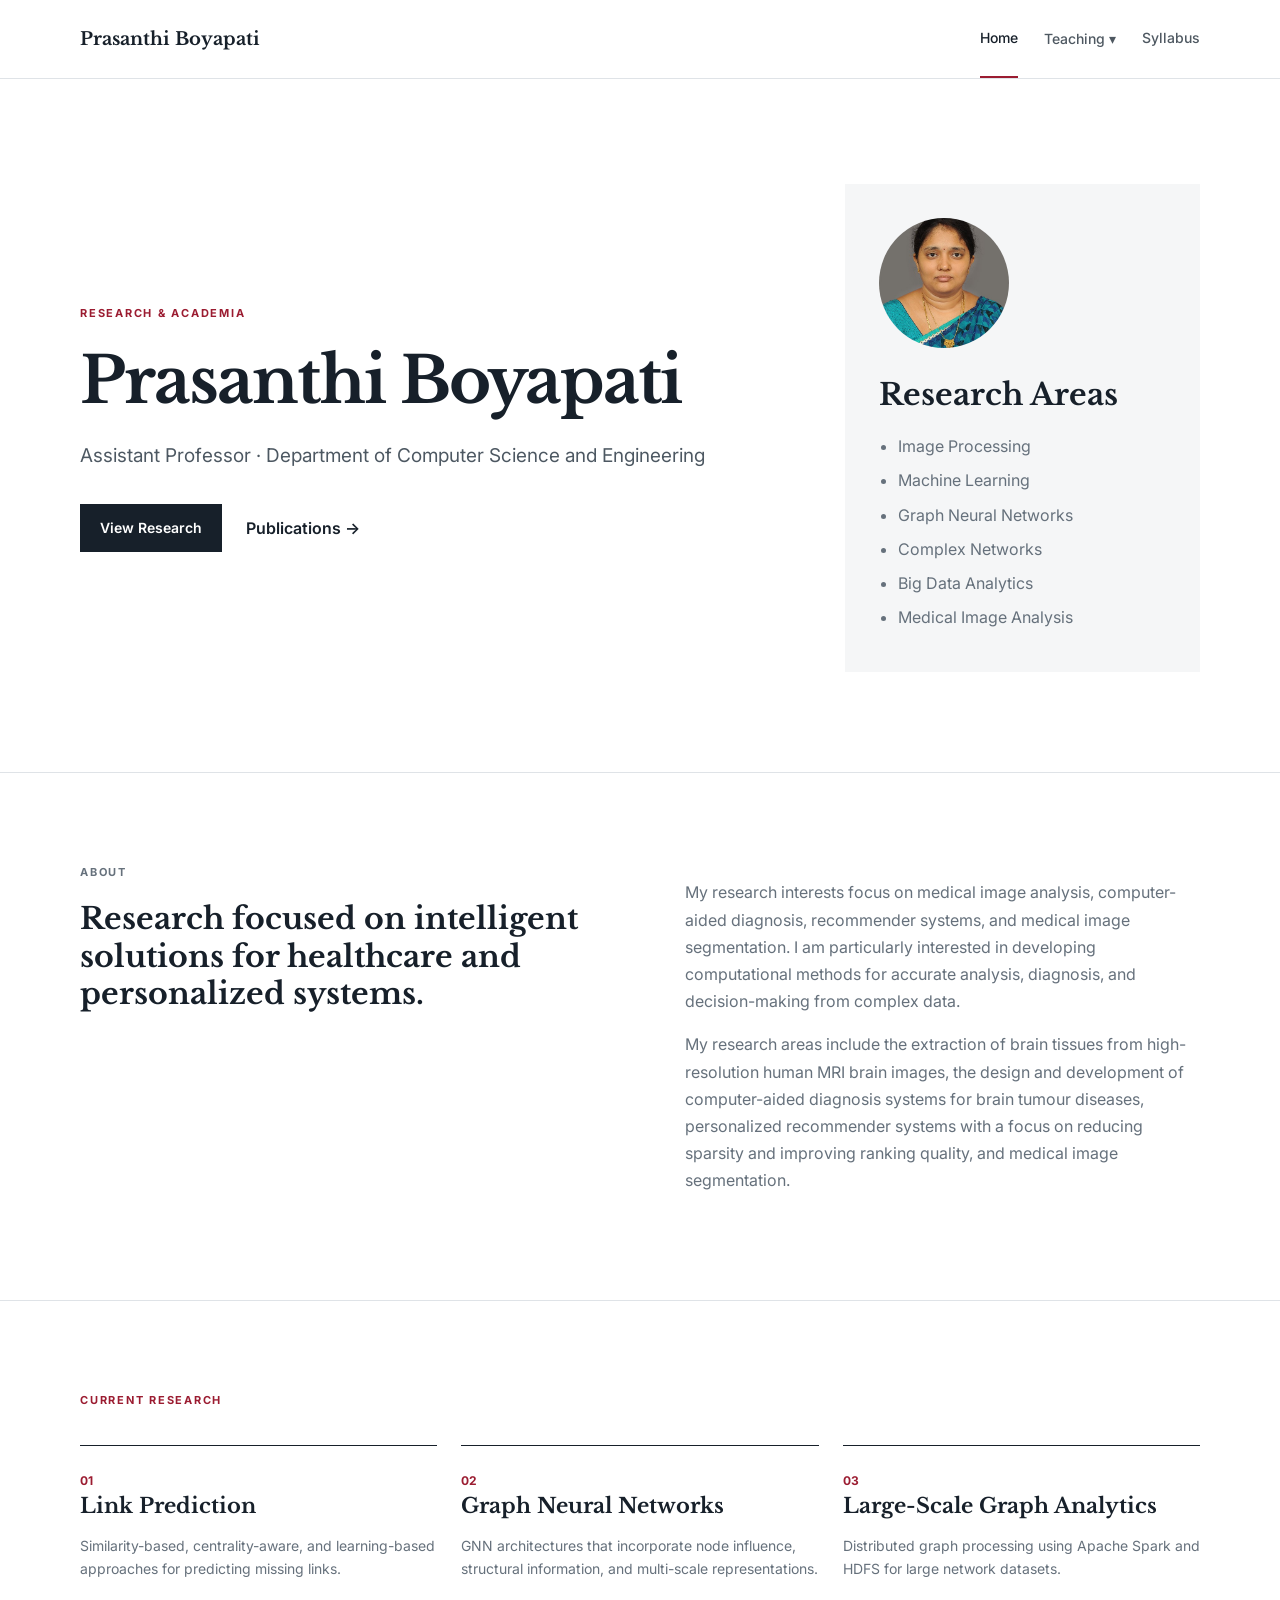
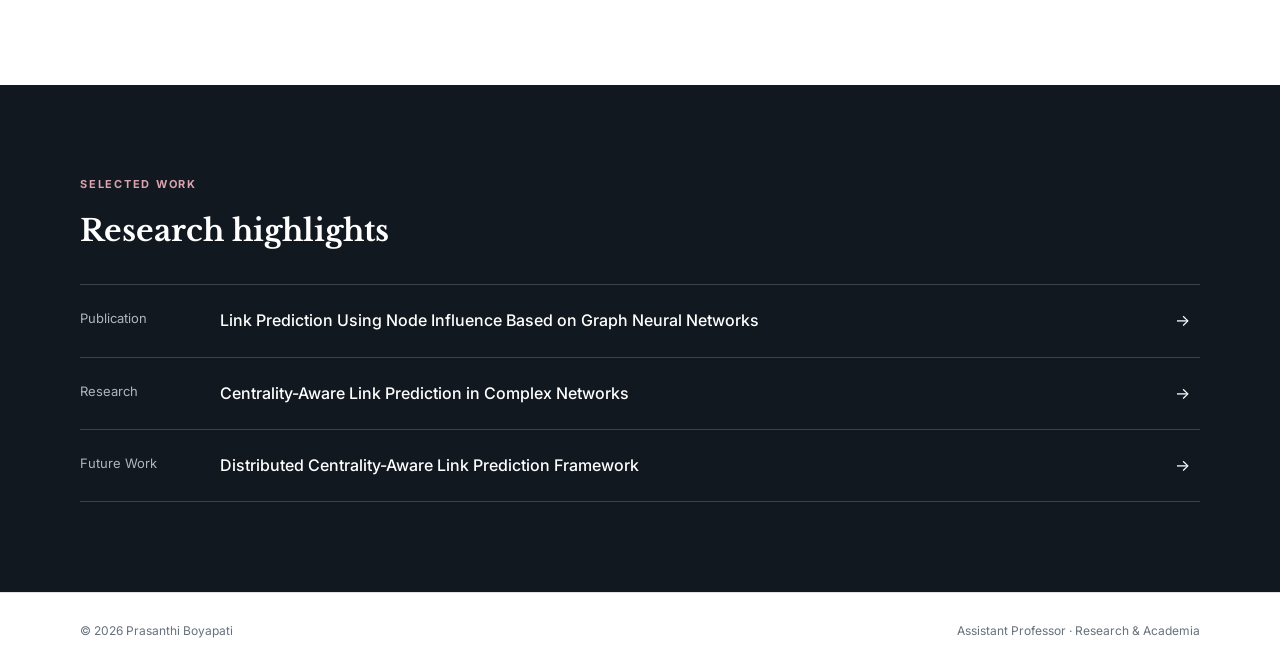
<file: index.html>
<!DOCTYPE html>
<html lang="en">
<head>
  <meta charset="UTF-8">
  <meta name="viewport" content="width=device-width, initial-scale=1.0">
  <meta name="description" content="Academic research website">
  <title>Prasanthi Boyapati | Assistant Professor</title>
  <link rel="stylesheet" href="css/style.css">
</head>
<body>
<header class="site-header">
  <div class="container nav-wrap">
    <a class="brand" href="index.html">Prasanthi Boyapati</a>
    <button class="menu-toggle" aria-label="Open navigation">☰</button>
    <nav class="nav">
      <a class="active" href="index.html">Home</a>

      <div class="nav-dropdown">
        <button class="nav-dropbtn" type="button">Teaching ▾</button>
        <div class="nav-dropdown-content">
          <div class="submenu">
            <span class="submenu-title">Subjects</span>
            <div class="submenu-content">
              <a href="ml.html">ML</a>
            </div>
          </div>
        </div>
      </div>

      <a href="syllabus.html">Syllabus</a>
    </nav>
  </div>
</header>

<main>
  <section class="hero container">
    <div class="hero-copy">
      <p class="eyebrow">RESEARCH & ACADEMIA</p>
      <h1>Prasanthi Boyapati</h1>
      <p class="lead">Assistant Professor · Department of Computer Science and Engineering</p>
      <!-- <p class="intro">
        Extraction of Brain Tissues in High Resolution human MRI Brain Images. Design and Development of Computer Aided Diagnosis system for Brain Tumour Diseases. Personalized recommender systems, specifically focused on reducing sparsity and improving the ranking quality of recommender systems. Medical Image Segmentation
      </p> -->
      <div class="hero-links">
        <a class="button" href="research.html">View Research</a>
        <a class="text-link" href="publications.html">Publications →</a>
      </div>
    </div>
    <aside class="profile-card">
       <div class="avatar">
    <img src="images/prasanthi_boyapati.jpeg" alt="Prasanthi Boyapati">
  </div>
      <h2>Research Areas</h2>
      <ul>
        <li>Image Processing</li>
        <li>Machine Learning</li>
        <li>Graph Neural Networks</li>
        <li>Complex Networks</li>
        <li>Big Data Analytics</li>
        <li>Medical Image Analysis</li>
      </ul>
    </aside>
  </section>

  <section class="section section-border">
  <div class="container two-col">
    <div>
      <p class="eyebrow">ABOUT</p>
      <h2>Research focused on intelligent solutions for healthcare and personalized systems.</h2>
    </div>
    <div>
      <p>
        My research interests focus on medical image analysis, computer-aided diagnosis,
        recommender systems, and medical image segmentation. I am particularly interested
        in developing computational methods for accurate analysis, diagnosis, and
        decision-making from complex data.
      </p>
      <p>
        My research areas include the extraction of brain tissues from high-resolution
        human MRI brain images, the design and development of computer-aided diagnosis
        systems for brain tumour diseases, personalized recommender systems with a focus
        on reducing sparsity and improving ranking quality, and medical image segmentation.
      </p>
    </div>
  </div>
</section>

  <section class="section">
    <div class="container">
      <p class="eyebrow">CURRENT RESEARCH</p>
      <div class="research-grid">
        <article class="research-item">
          <span>01</span>
          <h3>Link Prediction</h3>
          <p>Similarity-based, centrality-aware, and learning-based approaches for predicting missing links.</p>
        </article>
        <article class="research-item">
          <span>02</span>
          <h3>Graph Neural Networks</h3>
          <p>GNN architectures that incorporate node influence, structural information, and multi-scale representations.</p>
        </article>
        <article class="research-item">
          <span>03</span>
          <h3>Large-Scale Graph Analytics</h3>
          <p>Distributed graph processing using Apache Spark and HDFS for large network datasets.</p>
        </article>
      </div>
    </div>
  </section>

  <section class="section section-dark">
    <div class="container">
      <p class="eyebrow">SELECTED WORK</p>
      <h2>Research highlights</h2>
      <div class="work-list">
        <a href="publications.html" class="work-row">
          <span>Publication</span><strong>Link Prediction Using Node Influence Based on Graph Neural Networks</strong><span>→</span>
        </a>
        <a href="publications.html" class="work-row">
          <span>Research</span><strong>Centrality-Aware Link Prediction in Complex Networks</strong><span>→</span>
        </a>
        <a href="research.html" class="work-row">
          <span>Future Work</span><strong>Distributed Centrality-Aware Link Prediction Framework</strong><span>→</span>
        </a>
      </div>
    </div>
  </section>
</main>

<footer>
  <div class="container footer-wrap">
    <span>© <span id="year"></span> Prasanthi Boyapati</span>
    <span>Assistant Professor · Research & Academia</span>
  </div>
</footer>
<script src="js/script.js"></script>
</body>
</html>
</file>
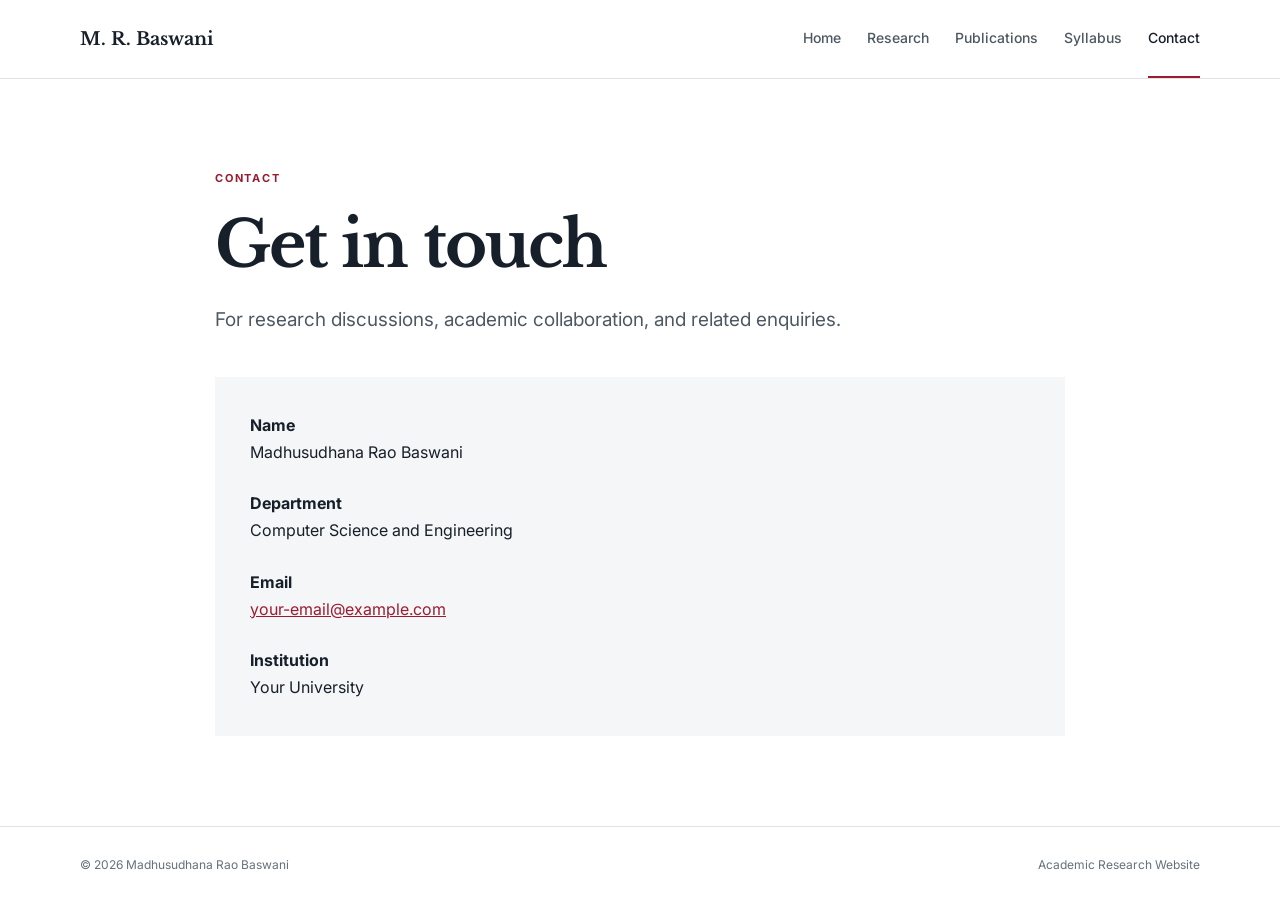
<file: contact.html>
<!DOCTYPE html>
<html lang="en">
<head>
  <meta charset="UTF-8"><meta name="viewport" content="width=device-width, initial-scale=1.0">
  <title>Contact | M. R. Baswani</title><link rel="stylesheet" href="css/style.css">
</head>
<body>
<header class="site-header"><div class="container nav-wrap">
  <a class="brand" href="index.html">M. R. Baswani</a><button class="menu-toggle" aria-label="Open navigation">☰</button>
  <nav class="nav"><a href="index.html">Home</a><a href="research.html">Research</a><a href="publications.html">Publications</a><a href="syllabus.html">Syllabus</a><a class="active" href="contact.html">Contact</a></nav>
</div></header>

<main class="page"><div class="container narrow">
  <p class="eyebrow">CONTACT</p><h1>Get in touch</h1>
  <p class="lead">For research discussions, academic collaboration, and related enquiries.</p>
  <div class="contact-card">
    <p><strong>Name</strong><br>Madhusudhana Rao Baswani</p>
    <p><strong>Department</strong><br>Computer Science and Engineering</p>
    <p><strong>Email</strong><br><a href="mailto:your-email@example.com">your-email@example.com</a></p>
    <p><strong>Institution</strong><br>Your University</p>
  </div>
</div></main>
<footer><div class="container footer-wrap"><span>© <span id="year"></span> Madhusudhana Rao Baswani</span><span>Academic Research Website</span></div></footer>
<script src="js/script.js"></script>
</body></html>
</file>
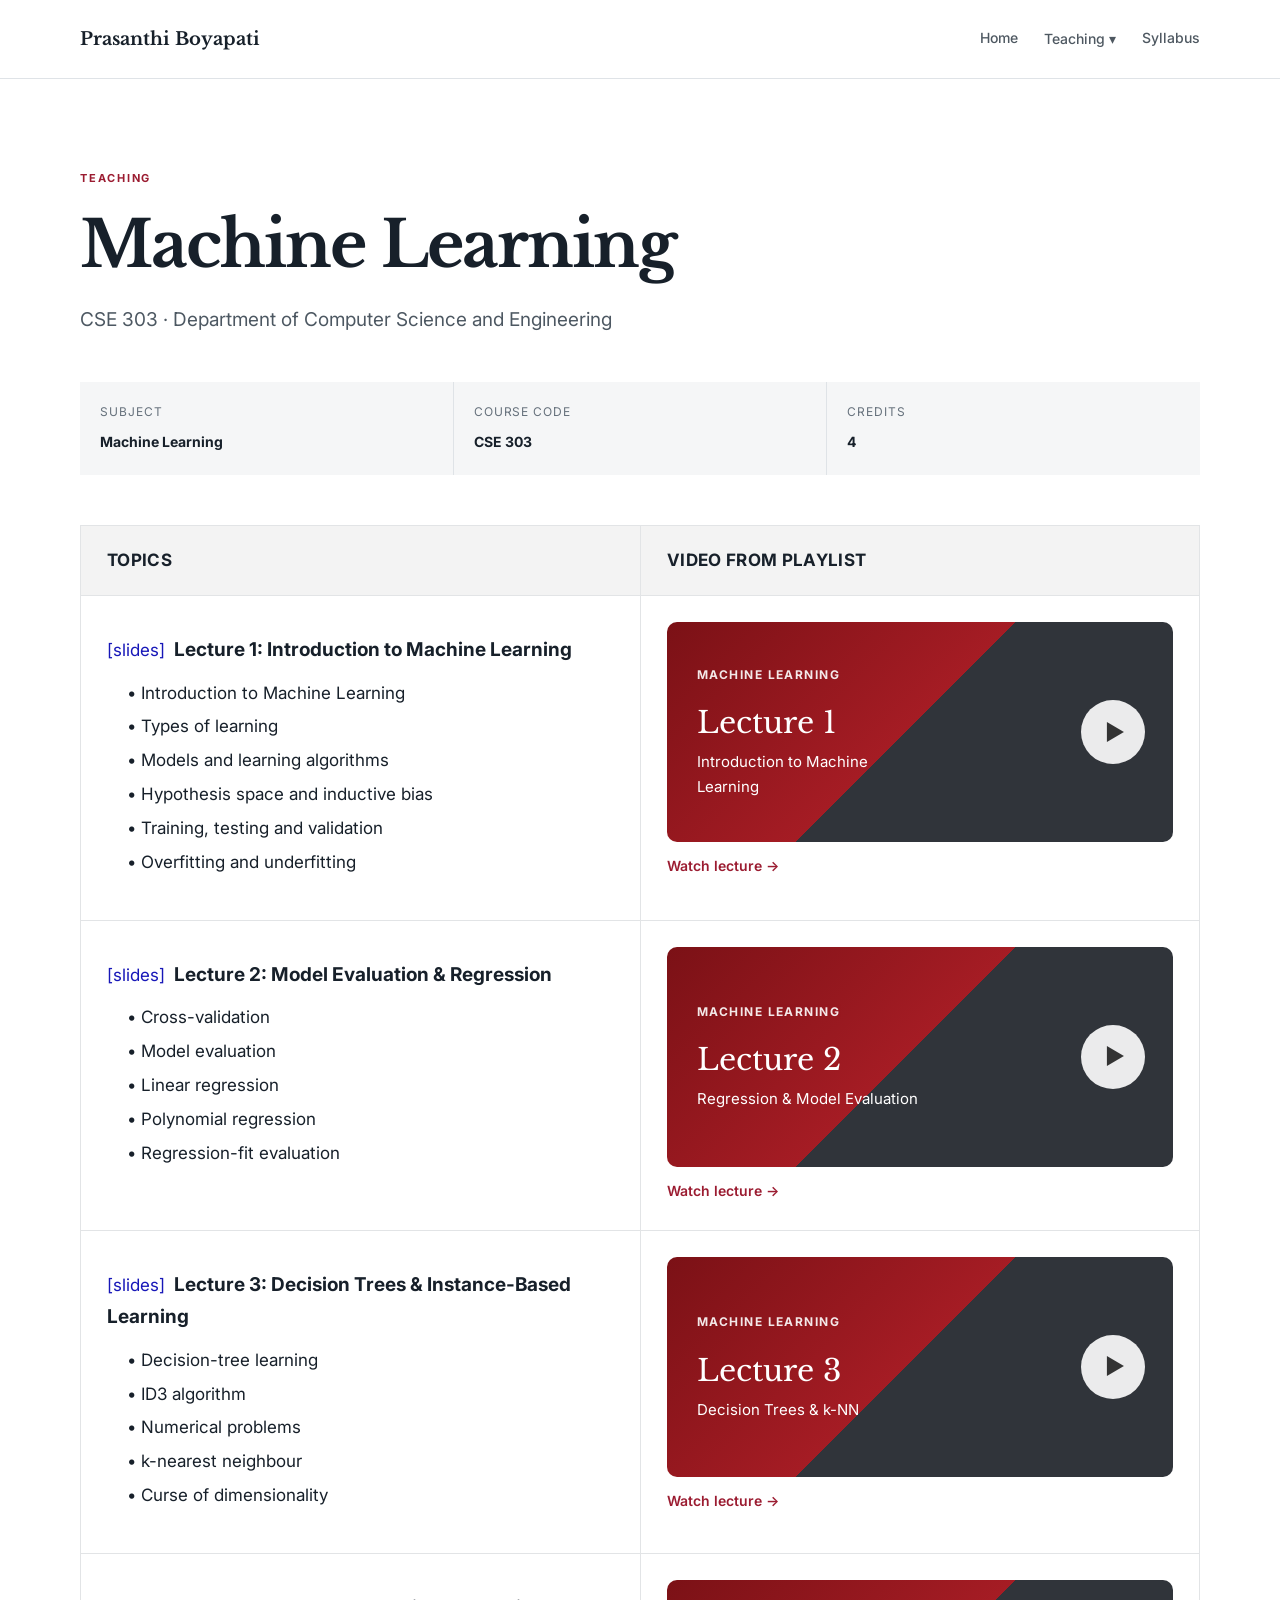
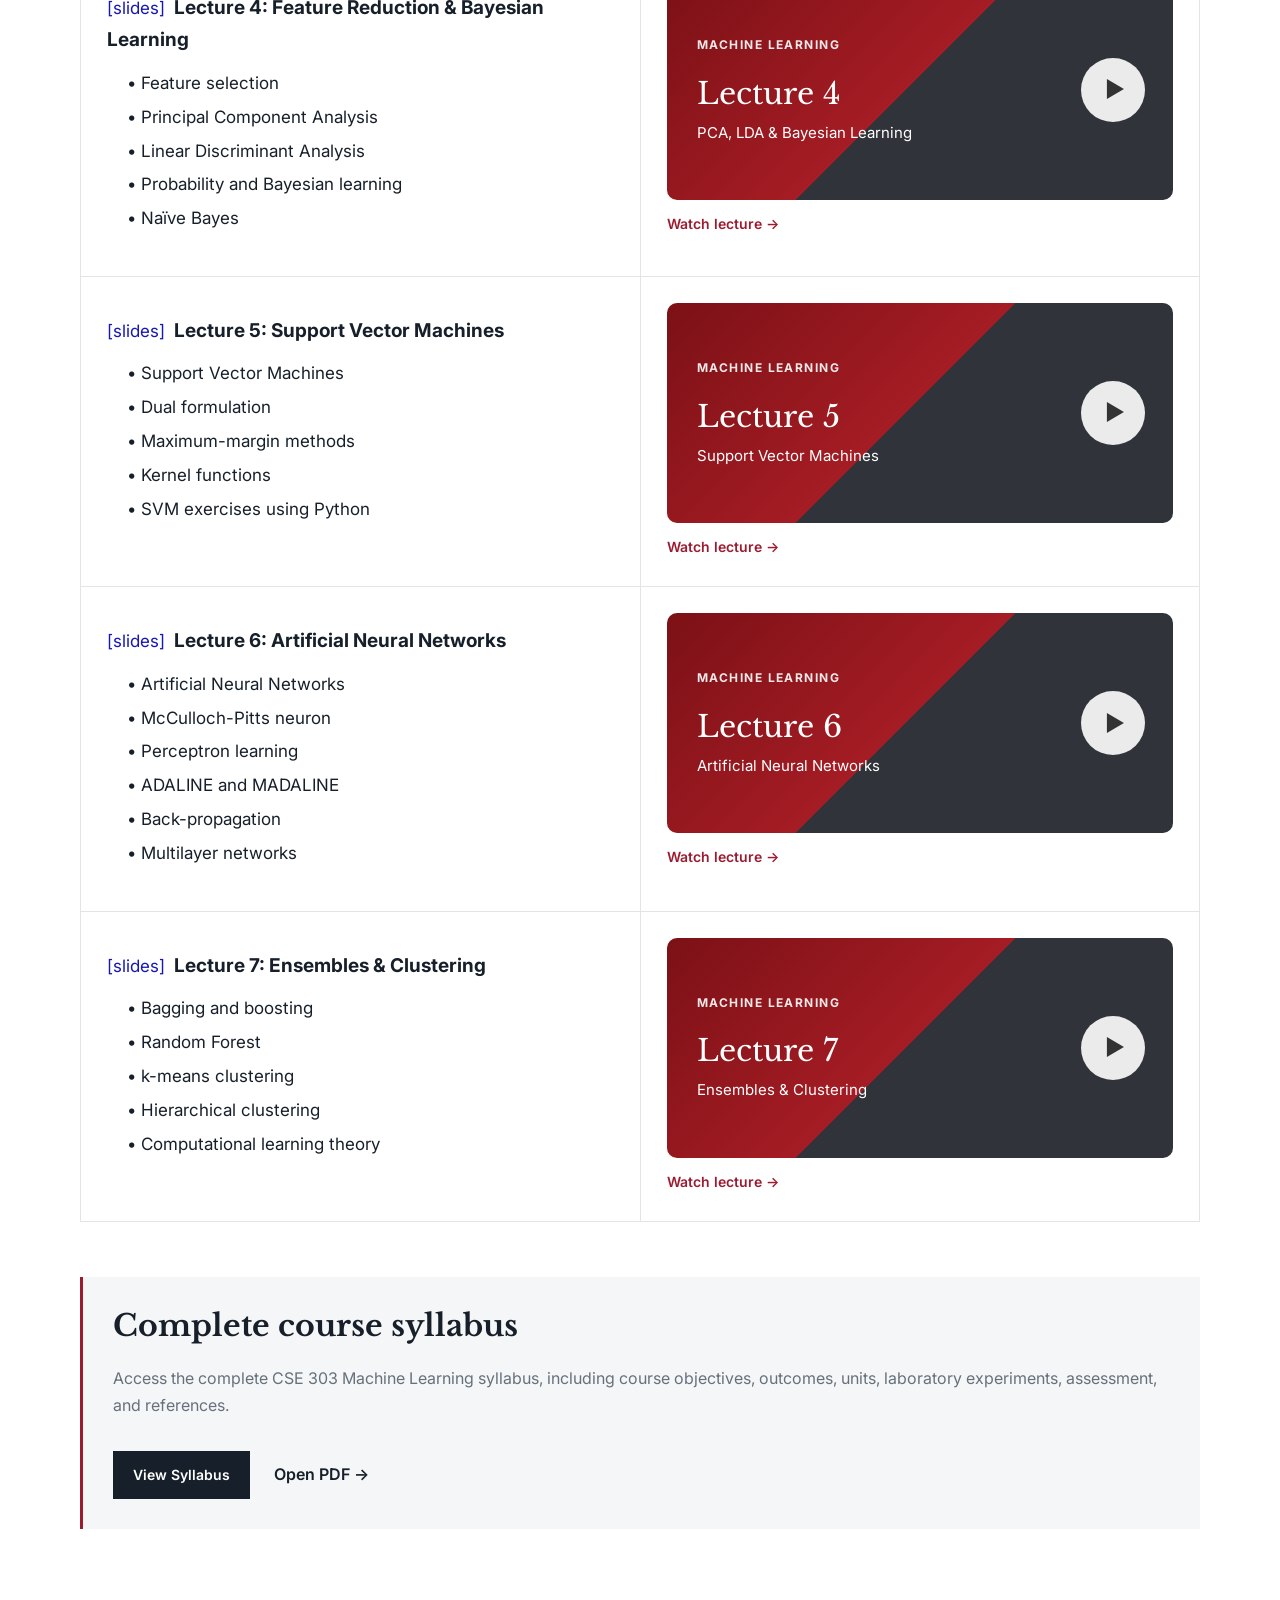
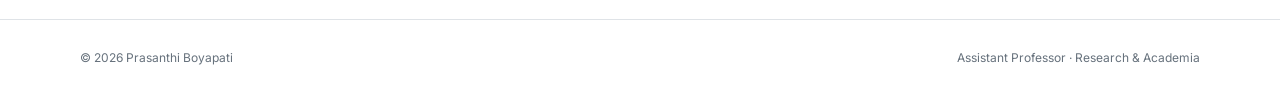
<file: ml.html>
<!DOCTYPE html>
<html lang="en">
<head>
  <meta charset="UTF-8">
  <meta name="viewport" content="width=device-width, initial-scale=1.0">
  <meta name="description" content="Machine Learning teaching page - CSE 303.">
  <title>Machine Learning | Prasanthi Boyapati</title>
  <link rel="stylesheet" href="css/style.css">
</head>
<body>
<header class="site-header">
  <div class="container nav-wrap">
    <a class="brand" href="index.html">Prasanthi Boyapati</a>
    <button class="menu-toggle" aria-label="Open navigation">☰</button>
    <nav class="nav">
      <a href="index.html">Home</a>
      <div class="nav-dropdown">
        <button class="nav-dropbtn" type="button">Teaching ▾</button>
        <div class="nav-dropdown-content">
          <div class="submenu">
            <span class="submenu-title">Subjects</span>
            <div class="submenu-content">
              <a class="active-subject" href="ml.html">ML</a>
            </div>
          </div>
        </div>
      </div>
      <a href="syllabus.html">Syllabus</a>
    </nav>
  </div>
</header>

<main class="page">
  <div class="container">
    <p class="eyebrow">TEACHING</p>
    <h1>Machine Learning</h1>
    <p class="lead">CSE 303 · Department of Computer Science and Engineering</p>

    <div class="course-meta">
      <div><span>Subject</span><strong>Machine Learning</strong></div>
      <div><span>Course Code</span><strong>CSE 303</strong></div>
      <div><span>Credits</span><strong>4</strong></div>
    </div>

    <div class="lecture-table">
      <div class="lecture-header">
        <div>TOPICS</div>
        <div>VIDEO FROM PLAYLIST</div>
      </div>

      <article class="lecture-row">
        <div class="lecture-topics">
          <a href="#" class="slides-link">[slides]</a>
          <strong>Lecture 1: Introduction to Machine Learning</strong>
          <ul>
            <li>Introduction to Machine Learning</li>
            <li>Types of learning</li>
            <li>Models and learning algorithms</li>
            <li>Hypothesis space and inductive bias</li>
            <li>Training, testing and validation</li>
            <li>Overfitting and underfitting</li>
          </ul>
        </div>
        <div class="video-card">
          <div class="video-placeholder">
            <span class="video-label">MACHINE LEARNING</span>
            <span class="play-button">▶</span>
            <span class="video-title">Lecture 1</span>
            <span class="video-subtitle">Introduction to Machine Learning</span>
          </div>
          <a href="#" class="video-link">Watch lecture →</a>
        </div>
      </article>

      <article class="lecture-row">
        <div class="lecture-topics">
          <a href="#" class="slides-link">[slides]</a>
          <strong>Lecture 2: Model Evaluation & Regression</strong>
          <ul>
            <li>Cross-validation</li>
            <li>Model evaluation</li>
            <li>Linear regression</li>
            <li>Polynomial regression</li>
            <li>Regression-fit evaluation</li>
          </ul>
        </div>
        <div class="video-card">
          <div class="video-placeholder">
            <span class="video-label">MACHINE LEARNING</span>
            <span class="play-button">▶</span>
            <span class="video-title">Lecture 2</span>
            <span class="video-subtitle">Regression & Model Evaluation</span>
          </div>
          <a href="#" class="video-link">Watch lecture →</a>
        </div>
      </article>

      <article class="lecture-row">
        <div class="lecture-topics">
          <a href="#" class="slides-link">[slides]</a>
          <strong>Lecture 3: Decision Trees & Instance-Based Learning</strong>
          <ul>
            <li>Decision-tree learning</li>
            <li>ID3 algorithm</li>
            <li>Numerical problems</li>
            <li>k-nearest neighbour</li>
            <li>Curse of dimensionality</li>
          </ul>
        </div>
        <div class="video-card">
          <div class="video-placeholder">
            <span class="video-label">MACHINE LEARNING</span>
            <span class="play-button">▶</span>
            <span class="video-title">Lecture 3</span>
            <span class="video-subtitle">Decision Trees & k-NN</span>
          </div>
          <a href="#" class="video-link">Watch lecture →</a>
        </div>
      </article>

      <article class="lecture-row">
        <div class="lecture-topics">
          <a href="#" class="slides-link">[slides]</a>
          <strong>Lecture 4: Feature Reduction & Bayesian Learning</strong>
          <ul>
            <li>Feature selection</li>
            <li>Principal Component Analysis</li>
            <li>Linear Discriminant Analysis</li>
            <li>Probability and Bayesian learning</li>
            <li>Naïve Bayes</li>
          </ul>
        </div>
        <div class="video-card">
          <div class="video-placeholder">
            <span class="video-label">MACHINE LEARNING</span>
            <span class="play-button">▶</span>
            <span class="video-title">Lecture 4</span>
            <span class="video-subtitle">PCA, LDA & Bayesian Learning</span>
          </div>
          <a href="#" class="video-link">Watch lecture →</a>
        </div>
      </article>

      <article class="lecture-row">
        <div class="lecture-topics">
          <a href="#" class="slides-link">[slides]</a>
          <strong>Lecture 5: Support Vector Machines</strong>
          <ul>
            <li>Support Vector Machines</li>
            <li>Dual formulation</li>
            <li>Maximum-margin methods</li>
            <li>Kernel functions</li>
            <li>SVM exercises using Python</li>
          </ul>
        </div>
        <div class="video-card">
          <div class="video-placeholder">
            <span class="video-label">MACHINE LEARNING</span>
            <span class="play-button">▶</span>
            <span class="video-title">Lecture 5</span>
            <span class="video-subtitle">Support Vector Machines</span>
          </div>
          <a href="#" class="video-link">Watch lecture →</a>
        </div>
      </article>

      <article class="lecture-row">
        <div class="lecture-topics">
          <a href="#" class="slides-link">[slides]</a>
          <strong>Lecture 6: Artificial Neural Networks</strong>
          <ul>
            <li>Artificial Neural Networks</li>
            <li>McCulloch-Pitts neuron</li>
            <li>Perceptron learning</li>
            <li>ADALINE and MADALINE</li>
            <li>Back-propagation</li>
            <li>Multilayer networks</li>
          </ul>
        </div>
        <div class="video-card">
          <div class="video-placeholder">
            <span class="video-label">MACHINE LEARNING</span>
            <span class="play-button">▶</span>
            <span class="video-title">Lecture 6</span>
            <span class="video-subtitle">Artificial Neural Networks</span>
          </div>
          <a href="#" class="video-link">Watch lecture →</a>
        </div>
      </article>

      <article class="lecture-row">
        <div class="lecture-topics">
          <a href="#" class="slides-link">[slides]</a>
          <strong>Lecture 7: Ensembles & Clustering</strong>
          <ul>
            <li>Bagging and boosting</li>
            <li>Random Forest</li>
            <li>k-means clustering</li>
            <li>Hierarchical clustering</li>
            <li>Computational learning theory</li>
          </ul>
        </div>
        <div class="video-card">
          <div class="video-placeholder">
            <span class="video-label">MACHINE LEARNING</span>
            <span class="play-button">▶</span>
            <span class="video-title">Lecture 7</span>
            <span class="video-subtitle">Ensembles & Clustering</span>
          </div>
          <a href="#" class="video-link">Watch lecture →</a>
        </div>
      </article>
    </div>

    <div class="callout">
      <h2>Complete course syllabus</h2>
      <p>Access the complete CSE 303 Machine Learning syllabus, including course objectives, outcomes, units, laboratory experiments, assessment, and references.</p>
      <div class="hero-links">
        <a class="button" href="syllabus.html">View Syllabus</a>
        <a class="text-link" href="documents/CSE-303-Machine-Learning-Syllabus.pdf" target="_blank">Open PDF →</a>
      </div>
    </div>
  </div>
</main>

<footer>
  <div class="container footer-wrap">
    <span>© <span id="year"></span> Prasanthi Boyapati</span>
    <span>Assistant Professor · Research &amp; Academia</span>
  </div>
</footer>
<script src="js/script.js"></script>
</body>
</html>
</file>
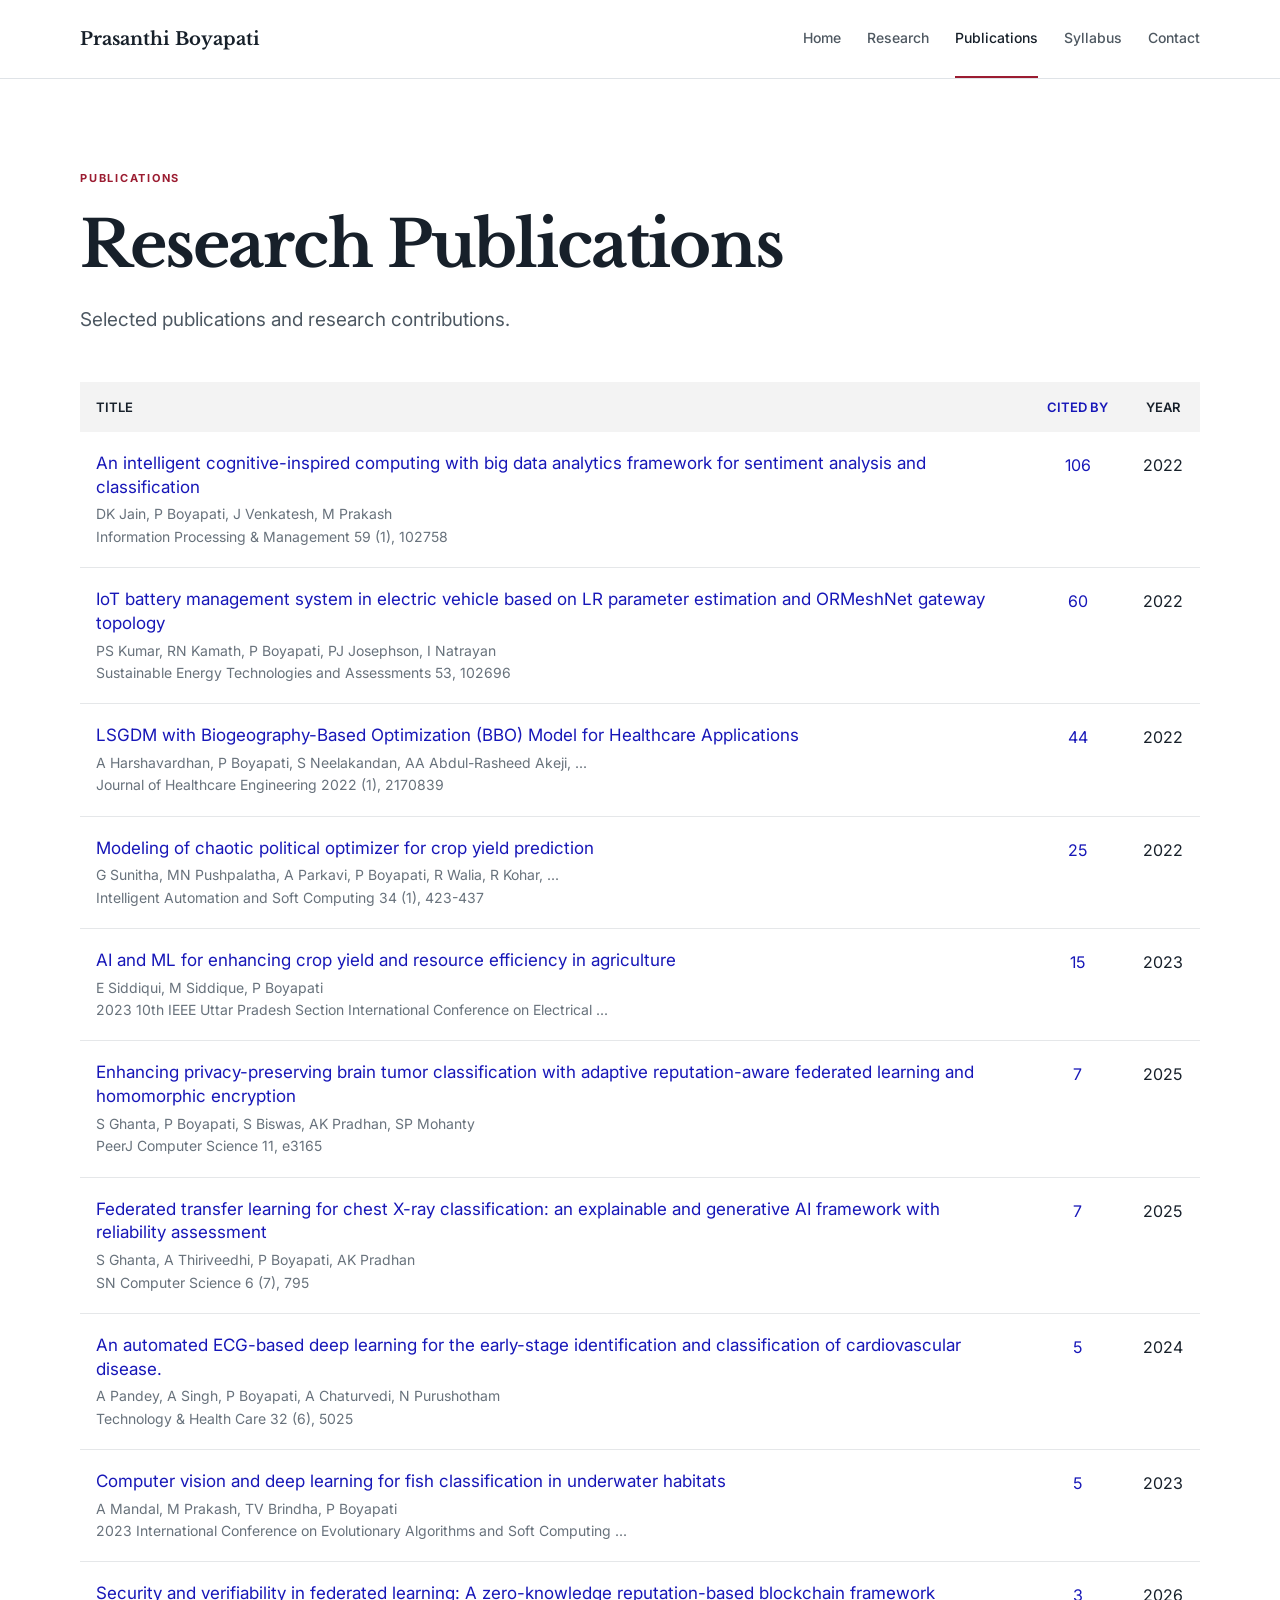
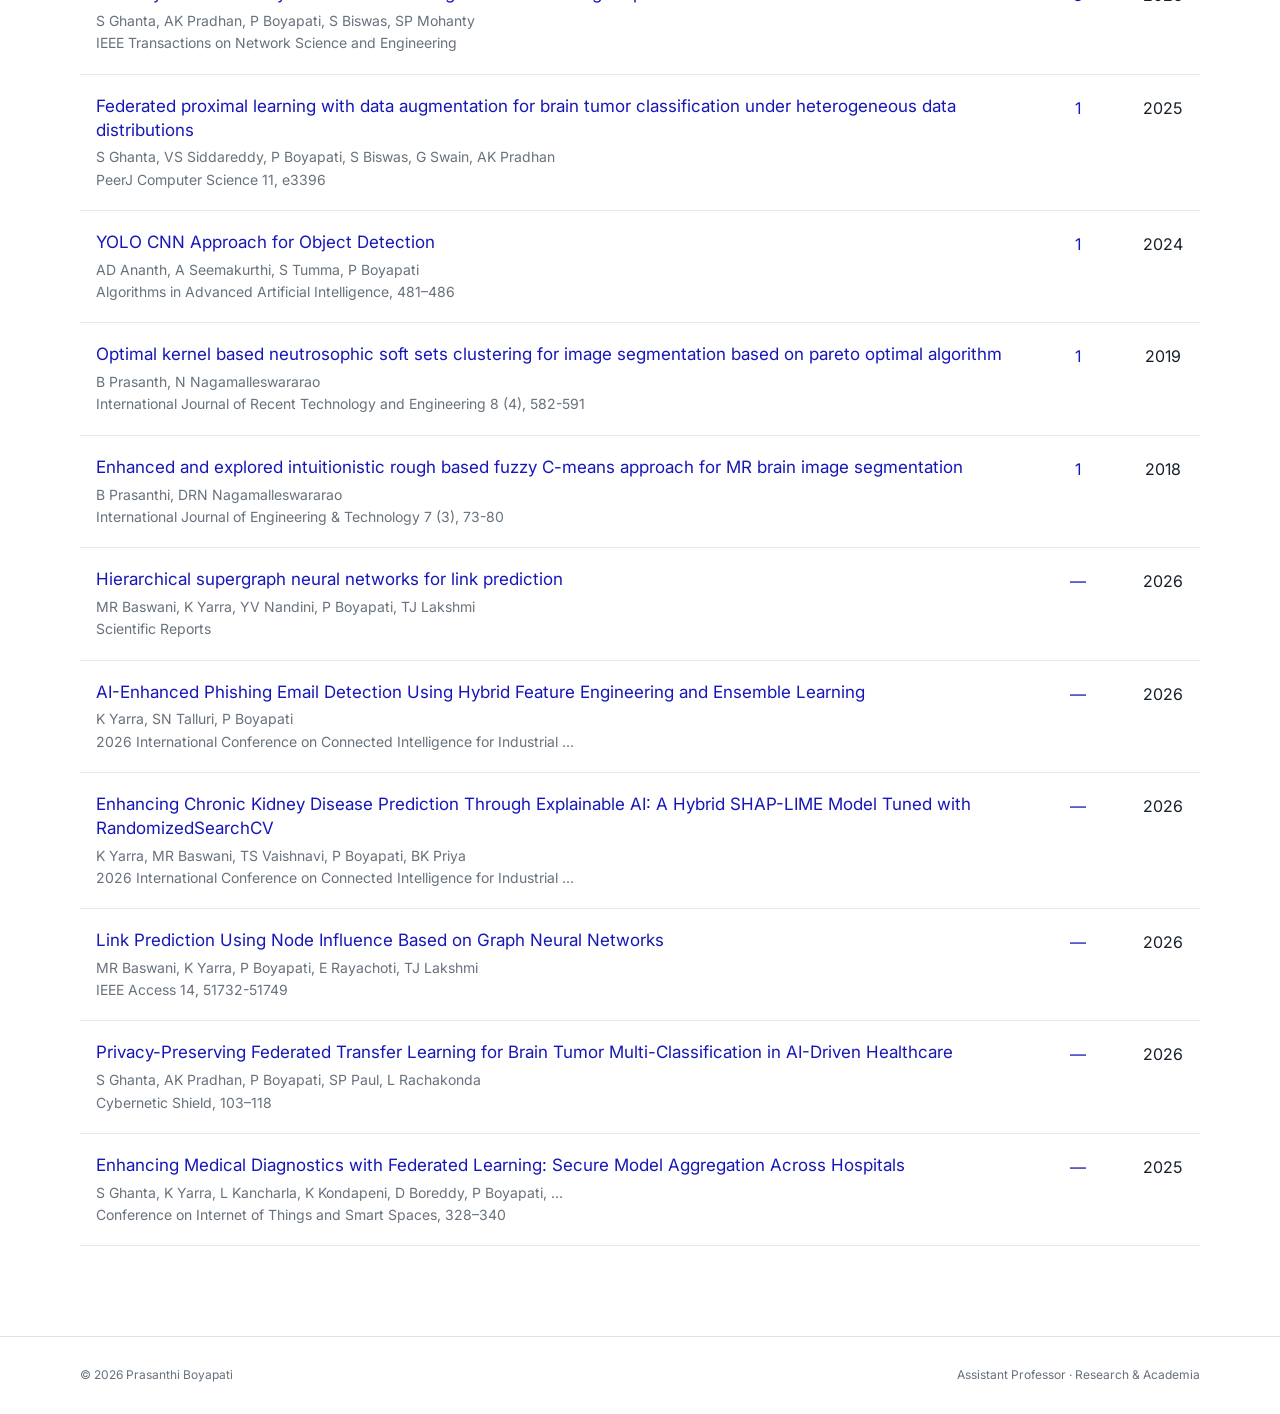
<file: publications.html>
<!DOCTYPE html>
<html lang="en">
<head>
  <meta charset="UTF-8">
  <meta name="viewport" content="width=device-width, initial-scale=1.0">
  <meta name="description" content="Publications of Prasanthi Boyapati, Assistant Professor.">
  <title>Publications | Prasanthi Boyapati</title>
  <link rel="stylesheet" href="css/style.css">
  <style>
    .pub-table-wrap { overflow-x: auto; margin-top: 45px; }
    .pub-table { width: 100%; border-collapse: collapse; }
    .pub-table th { background:#f3f3f3; color:#17202a; text-align:left; padding:14px 16px; font-size:13px; font-weight:600; }
    .pub-table th.cited,.pub-table th.year,.pub-table td.cited,.pub-table td.year { text-align:center; white-space:nowrap; }
    .pub-table td { padding:20px 16px; vertical-align:top; border-bottom:1px solid #e5e7e9; }
    .pub-title { color:#1717b8; font-size:17px; line-height:1.4; margin-bottom:5px; }
    .pub-authors,.pub-venue { color:#68727c; font-size:14px; line-height:1.45; }
    .pub-venue { margin-top:2px; }
    .pub-table .cited { width:95px; color:#1717b8; }
    .pub-table .year { width:75px; color:#17202a; }
    @media(max-width:700px){
      .pub-table th,.pub-table td{padding:12px 10px}
      .pub-title{font-size:15px}
      .pub-authors,.pub-venue{font-size:13px}
    }
  </style>
</head>
<body>
<header class="site-header">
  <div class="container nav-wrap">
    <a class="brand" href="index.html">Prasanthi Boyapati</a>
    <button class="menu-toggle" aria-label="Open navigation">☰</button>
    <nav class="nav">
      <a href="index.html">Home</a>
      <a href="research.html">Research</a>
      <a class="active" href="publications.html">Publications</a>
      <a href="syllabus.html">Syllabus</a>
      <a href="contact.html">Contact</a>
    </nav>
  </div>
</header>

<main class="page">
  <div class="container">
    <p class="eyebrow">PUBLICATIONS</p>
    <h1>Research Publications</h1>
    <p class="lead">Selected publications and research contributions.</p>

    <div class="pub-table-wrap">
      <table class="pub-table">
        <thead><tr><th>TITLE</th><th class="cited">CITED BY</th><th class="year">YEAR</th></tr></thead>
        <tbody>

<tr><td><div class="pub-title">An intelligent cognitive-inspired computing with big data analytics framework for sentiment analysis and classification</div><div class="pub-authors">DK Jain, P Boyapati, J Venkatesh, M Prakash</div><div class="pub-venue">Information Processing &amp; Management 59 (1), 102758</div></td><td class="cited">106</td><td class="year">2022</td></tr>

<tr><td><div class="pub-title">IoT battery management system in electric vehicle based on LR parameter estimation and ORMeshNet gateway topology</div><div class="pub-authors">PS Kumar, RN Kamath, P Boyapati, PJ Josephson, I Natrayan</div><div class="pub-venue">Sustainable Energy Technologies and Assessments 53, 102696</div></td><td class="cited">60</td><td class="year">2022</td></tr>

<tr><td><div class="pub-title">LSGDM with Biogeography-Based Optimization (BBO) Model for Healthcare Applications</div><div class="pub-authors">A Harshavardhan, P Boyapati, S Neelakandan, AA Abdul-Rasheed Akeji, ...</div><div class="pub-venue">Journal of Healthcare Engineering 2022 (1), 2170839</div></td><td class="cited">44</td><td class="year">2022</td></tr>

<tr><td><div class="pub-title">Modeling of chaotic political optimizer for crop yield prediction</div><div class="pub-authors">G Sunitha, MN Pushpalatha, A Parkavi, P Boyapati, R Walia, R Kohar, ...</div><div class="pub-venue">Intelligent Automation and Soft Computing 34 (1), 423-437</div></td><td class="cited">25</td><td class="year">2022</td></tr>

<tr><td><div class="pub-title">AI and ML for enhancing crop yield and resource efficiency in agriculture</div><div class="pub-authors">E Siddiqui, M Siddique, P Boyapati</div><div class="pub-venue">2023 10th IEEE Uttar Pradesh Section International Conference on Electrical ...</div></td><td class="cited">15</td><td class="year">2023</td></tr>

<tr><td><div class="pub-title">Enhancing privacy-preserving brain tumor classification with adaptive reputation-aware federated learning and homomorphic encryption</div><div class="pub-authors">S Ghanta, P Boyapati, S Biswas, AK Pradhan, SP Mohanty</div><div class="pub-venue">PeerJ Computer Science 11, e3165</div></td><td class="cited">7</td><td class="year">2025</td></tr>

<tr><td><div class="pub-title">Federated transfer learning for chest X-ray classification: an explainable and generative AI framework with reliability assessment</div><div class="pub-authors">S Ghanta, A Thiriveedhi, P Boyapati, AK Pradhan</div><div class="pub-venue">SN Computer Science 6 (7), 795</div></td><td class="cited">7</td><td class="year">2025</td></tr>

<tr><td><div class="pub-title">An automated ECG-based deep learning for the early-stage identification and classification of cardiovascular disease.</div><div class="pub-authors">A Pandey, A Singh, P Boyapati, A Chaturvedi, N Purushotham</div><div class="pub-venue">Technology &amp; Health Care 32 (6), 5025</div></td><td class="cited">5</td><td class="year">2024</td></tr>

<tr><td><div class="pub-title">Computer vision and deep learning for fish classification in underwater habitats</div><div class="pub-authors">A Mandal, M Prakash, TV Brindha, P Boyapati</div><div class="pub-venue">2023 International Conference on Evolutionary Algorithms and Soft Computing ...</div></td><td class="cited">5</td><td class="year">2023</td></tr>

<tr><td><div class="pub-title">Security and verifiability in federated learning: A zero-knowledge reputation-based blockchain framework</div><div class="pub-authors">S Ghanta, AK Pradhan, P Boyapati, S Biswas, SP Mohanty</div><div class="pub-venue">IEEE Transactions on Network Science and Engineering</div></td><td class="cited">3</td><td class="year">2026</td></tr>

<tr><td><div class="pub-title">Federated proximal learning with data augmentation for brain tumor classification under heterogeneous data distributions</div><div class="pub-authors">S Ghanta, VS Siddareddy, P Boyapati, S Biswas, G Swain, AK Pradhan</div><div class="pub-venue">PeerJ Computer Science 11, e3396</div></td><td class="cited">1</td><td class="year">2025</td></tr>

<tr><td><div class="pub-title">YOLO CNN Approach for Object Detection</div><div class="pub-authors">AD Ananth, A Seemakurthi, S Tumma, P Boyapati</div><div class="pub-venue">Algorithms in Advanced Artificial Intelligence, 481–486</div></td><td class="cited">1</td><td class="year">2024</td></tr>

<tr><td><div class="pub-title">Optimal kernel based neutrosophic soft sets clustering for image segmentation based on pareto optimal algorithm</div><div class="pub-authors">B Prasanth, N Nagamalleswararao</div><div class="pub-venue">International Journal of Recent Technology and Engineering 8 (4), 582-591</div></td><td class="cited">1</td><td class="year">2019</td></tr>

<tr><td><div class="pub-title">Enhanced and explored intuitionistic rough based fuzzy C-means approach for MR brain image segmentation</div><div class="pub-authors">B Prasanthi, DRN Nagamalleswararao</div><div class="pub-venue">International Journal of Engineering &amp; Technology 7 (3), 73-80</div></td><td class="cited">1</td><td class="year">2018</td></tr>

<tr><td><div class="pub-title">Hierarchical supergraph neural networks for link prediction</div><div class="pub-authors">MR Baswani, K Yarra, YV Nandini, P Boyapati, TJ Lakshmi</div><div class="pub-venue">Scientific Reports</div></td><td class="cited">—</td><td class="year">2026</td></tr>

<tr><td><div class="pub-title">AI-Enhanced Phishing Email Detection Using Hybrid Feature Engineering and Ensemble Learning</div><div class="pub-authors">K Yarra, SN Talluri, P Boyapati</div><div class="pub-venue">2026 International Conference on Connected Intelligence for Industrial ...</div></td><td class="cited">—</td><td class="year">2026</td></tr>

<tr><td><div class="pub-title">Enhancing Chronic Kidney Disease Prediction Through Explainable AI: A Hybrid SHAP-LIME Model Tuned with RandomizedSearchCV</div><div class="pub-authors">K Yarra, MR Baswani, TS Vaishnavi, P Boyapati, BK Priya</div><div class="pub-venue">2026 International Conference on Connected Intelligence for Industrial ...</div></td><td class="cited">—</td><td class="year">2026</td></tr>

<tr><td><div class="pub-title">Link Prediction Using Node Influence Based on Graph Neural Networks</div><div class="pub-authors">MR Baswani, K Yarra, P Boyapati, E Rayachoti, TJ Lakshmi</div><div class="pub-venue">IEEE Access 14, 51732-51749</div></td><td class="cited">—</td><td class="year">2026</td></tr>

<tr><td><div class="pub-title">Privacy-Preserving Federated Transfer Learning for Brain Tumor Multi-Classification in AI-Driven Healthcare</div><div class="pub-authors">S Ghanta, AK Pradhan, P Boyapati, SP Paul, L Rachakonda</div><div class="pub-venue">Cybernetic Shield, 103–118</div></td><td class="cited">—</td><td class="year">2026</td></tr>

<tr><td><div class="pub-title">Enhancing Medical Diagnostics with Federated Learning: Secure Model Aggregation Across Hospitals</div><div class="pub-authors">S Ghanta, K Yarra, L Kancharla, K Kondapeni, D Boreddy, P Boyapati, ...</div><div class="pub-venue">Conference on Internet of Things and Smart Spaces, 328–340</div></td><td class="cited">—</td><td class="year">2025</td></tr>

        </tbody>
      </table>
    </div>
  </div>
</main>

<footer>
  <div class="container footer-wrap">
    <span>© <span id="year"></span> Prasanthi Boyapati</span>
    <span>Assistant Professor · Research &amp; Academia</span>
  </div>
</footer>
<script src="js/script.js"></script>
</body>
</html>
</file>
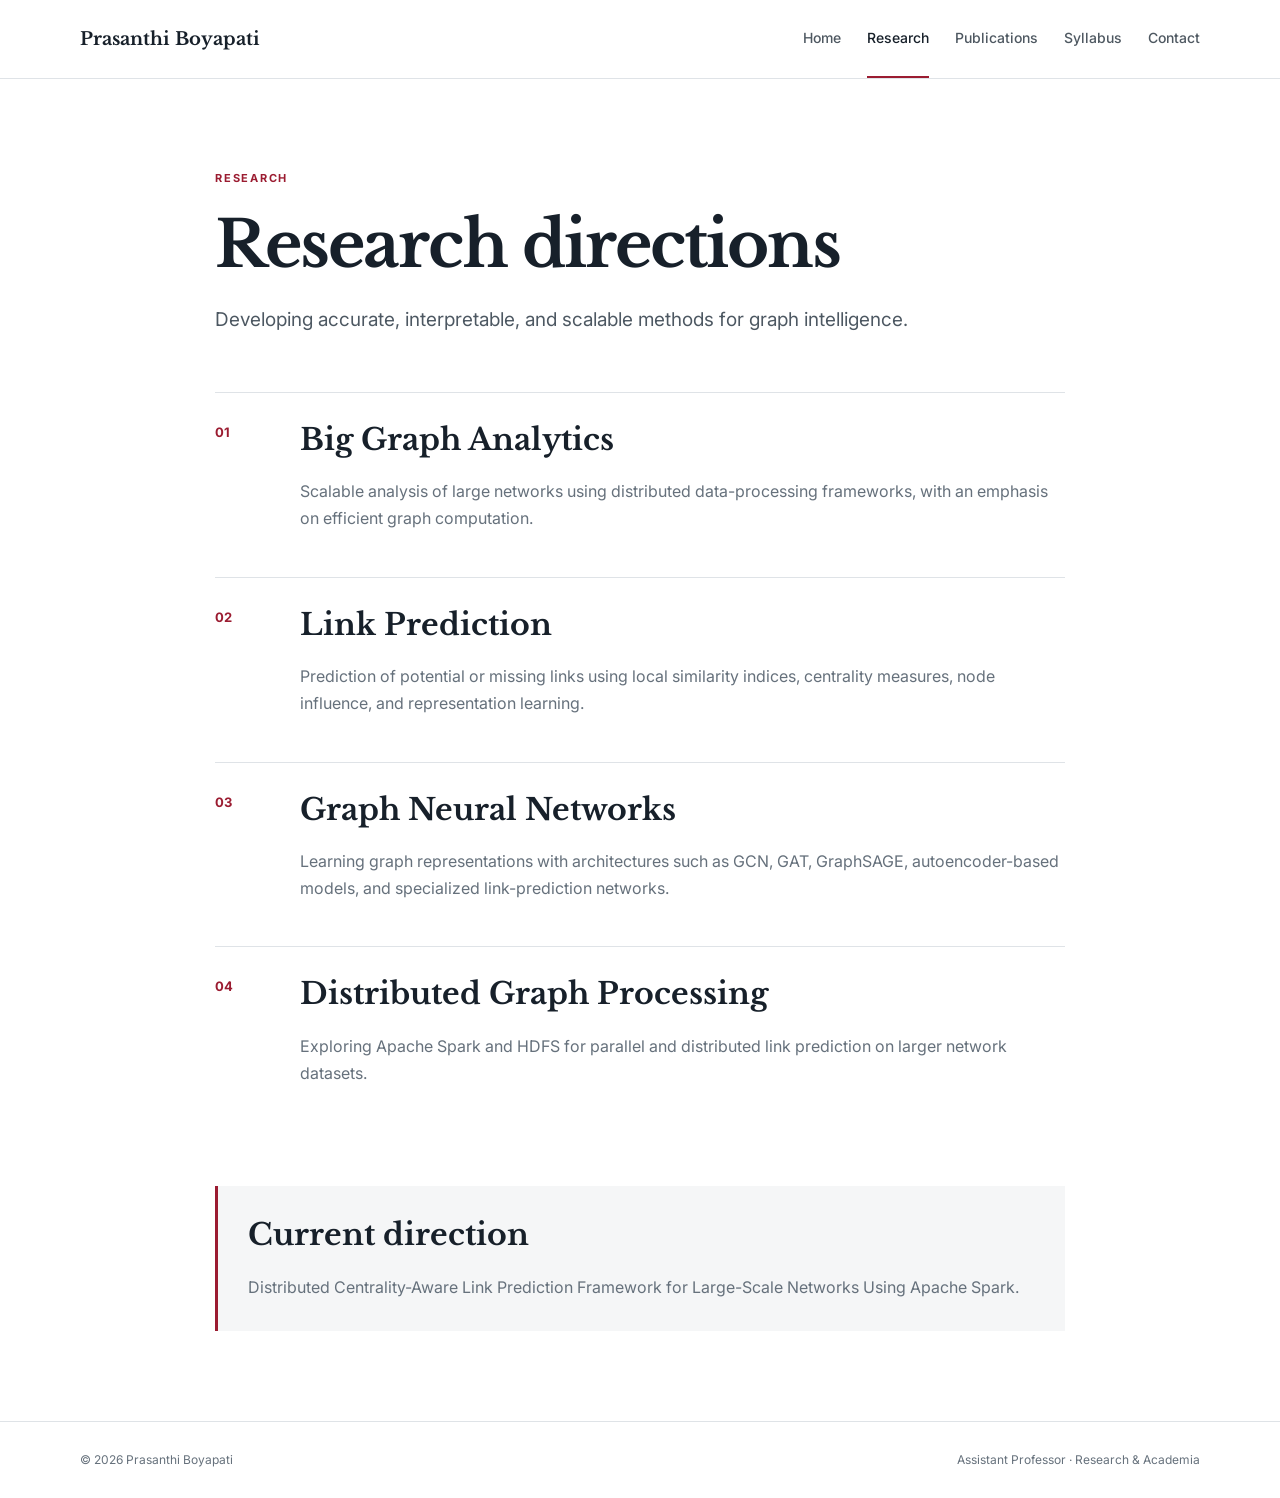
<file: research.html>
<!DOCTYPE html>
<html lang="en">
<head>
  <meta charset="UTF-8"><meta name="viewport" content="width=device-width, initial-scale=1.0">
  <title>Research | Prasanthi Boyapati</title><link rel="stylesheet" href="css/style.css">
</head>
<body>
<header class="site-header"><div class="container nav-wrap">
  <a class="brand" href="index.html">Prasanthi Boyapati</a><button class="menu-toggle" aria-label="Open navigation">☰</button>
  <nav class="nav"><a href="index.html">Home</a><a class="active" href="research.html">Research</a><a href="publications.html">Publications</a><a href="syllabus.html">Syllabus</a><a href="contact.html">Contact</a></nav>
</div></header>

<main class="page">
  <div class="container narrow">
    <p class="eyebrow">RESEARCH</p>
    <h1>Research directions</h1>
    <p class="lead">Developing accurate, interpretable, and scalable methods for graph intelligence.</p>

    <div class="detail-list">
      <section><span>01</span><div><h2>Big Graph Analytics</h2><p>Scalable analysis of large networks using distributed data-processing frameworks, with an emphasis on efficient graph computation.</p></div></section>
      <section><span>02</span><div><h2>Link Prediction</h2><p>Prediction of potential or missing links using local similarity indices, centrality measures, node influence, and representation learning.</p></div></section>
      <section><span>03</span><div><h2>Graph Neural Networks</h2><p>Learning graph representations with architectures such as GCN, GAT, GraphSAGE, autoencoder-based models, and specialized link-prediction networks.</p></div></section>
      <section><span>04</span><div><h2>Distributed Graph Processing</h2><p>Exploring Apache Spark and HDFS for parallel and distributed link prediction on larger network datasets.</p></div></section>
    </div>

    <div class="callout">
      <h2>Current direction</h2>
      <p>Distributed Centrality-Aware Link Prediction Framework for Large-Scale Networks Using Apache Spark.</p>
    </div>
  </div>
</main>
<footer><div class="container footer-wrap"><span>© <span id="year"></span> Prasanthi Boyapati</span><span>Assistant Professor · Research & Academia</span></div></footer>
<script src="js/script.js"></script>
</body></html>
</file>
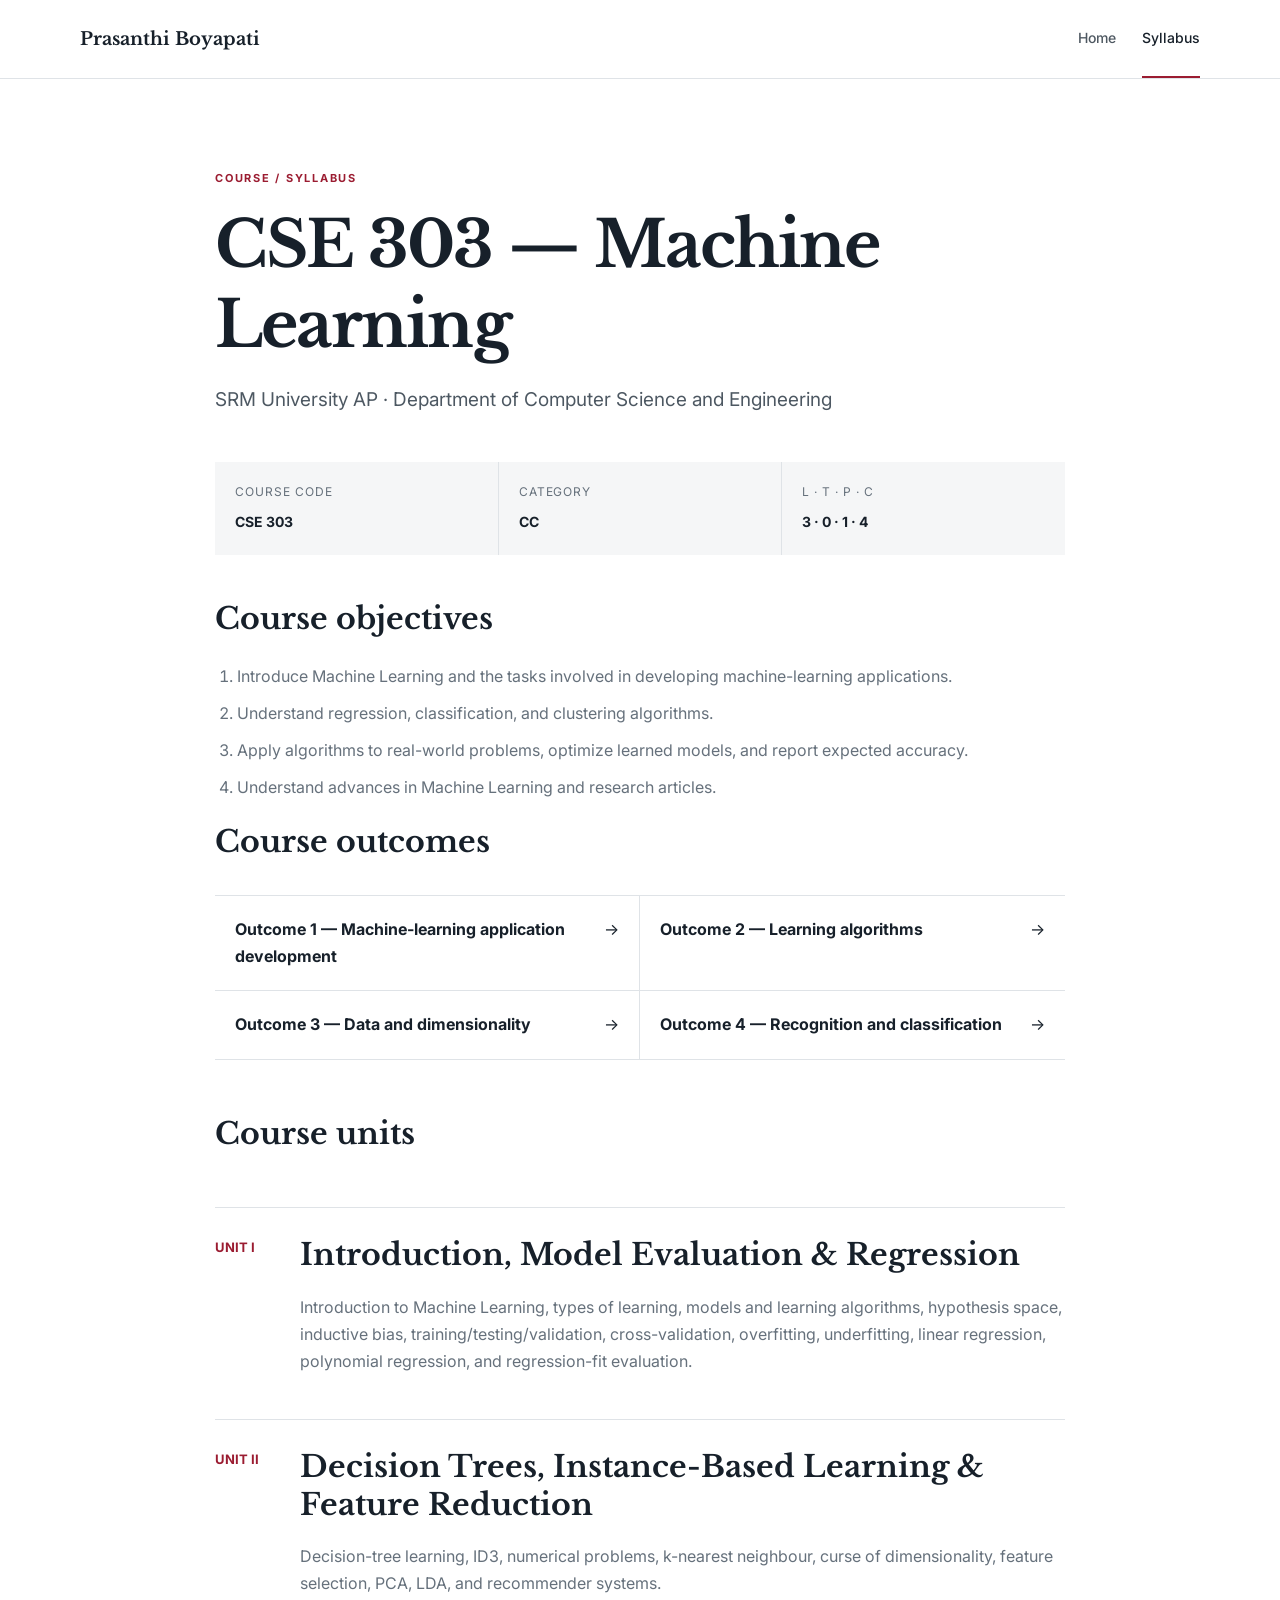
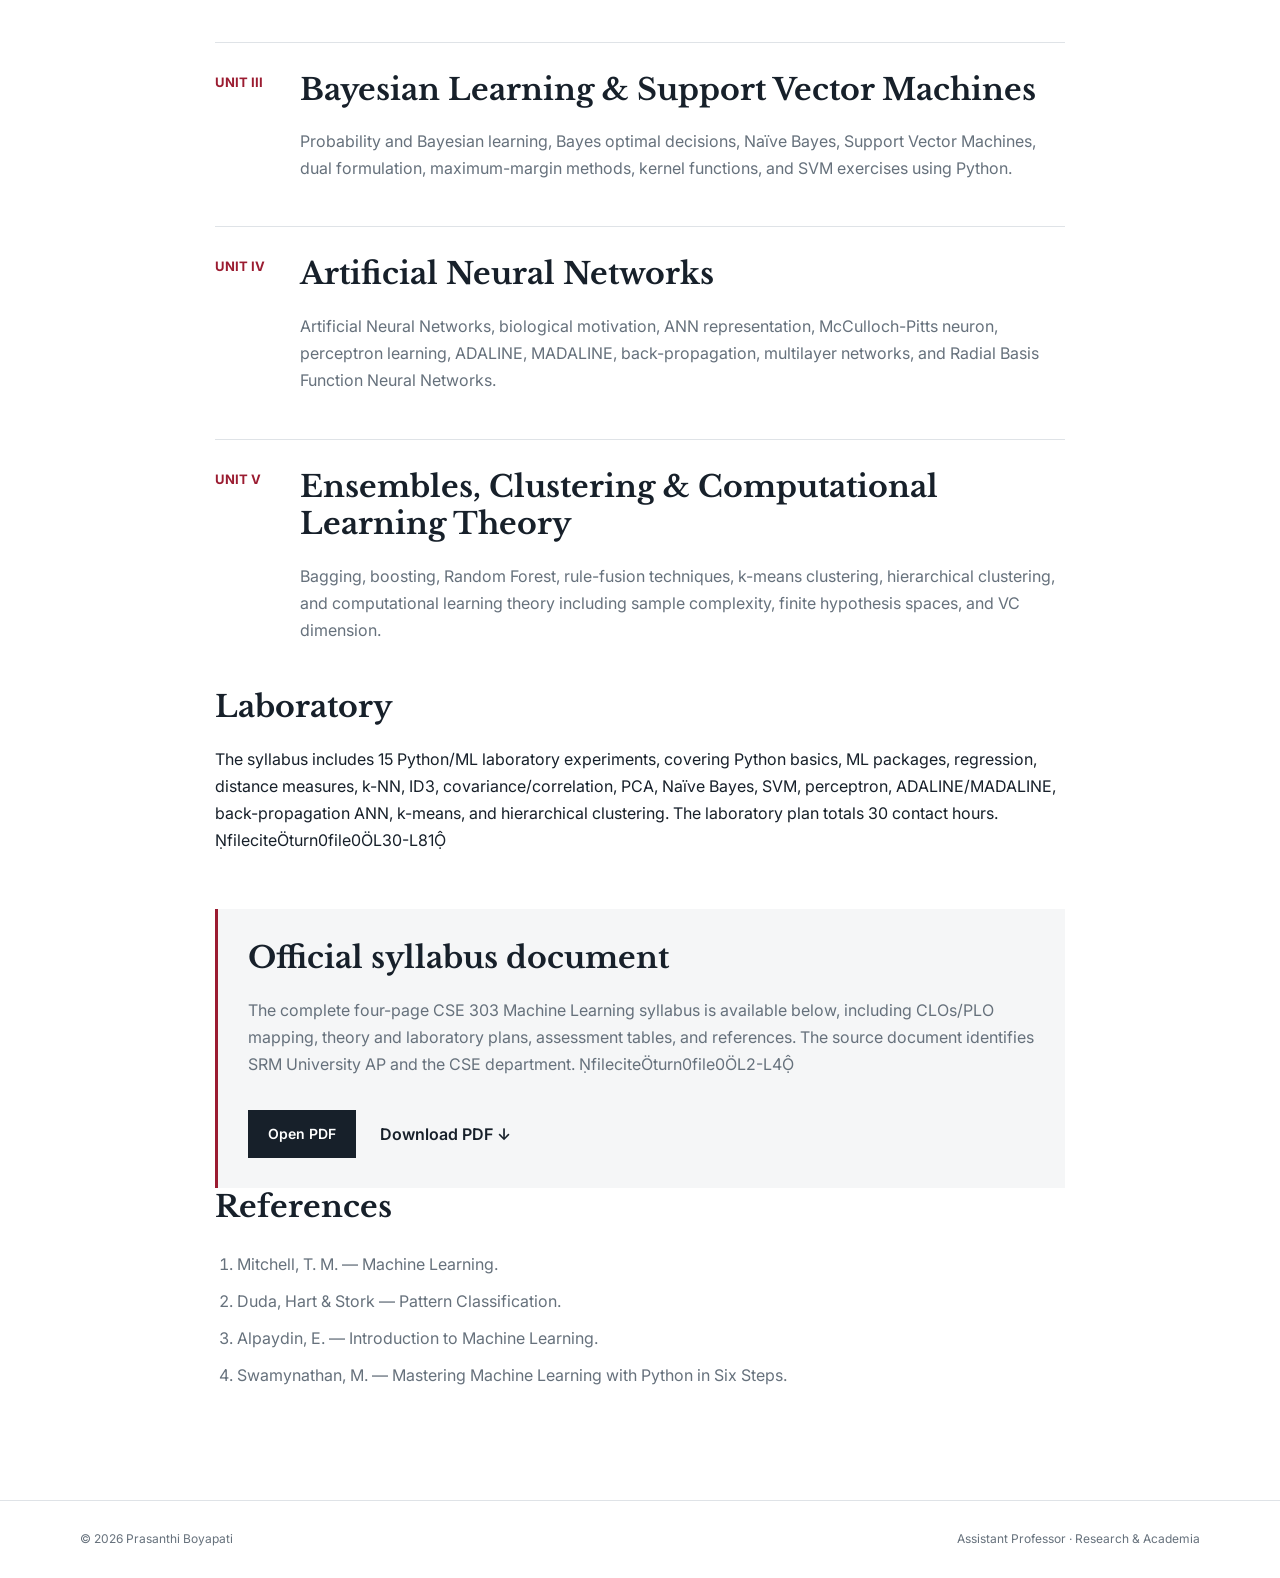
<file: syllabus.html>
<!DOCTYPE html>
<html lang="en">
<head>
  <meta charset="UTF-8">
  <meta name="viewport" content="width=device-width, initial-scale=1.0">
  <title>CSE 303 - Machine Learning | Syllabus</title>
  <link rel="stylesheet" href="css/style.css">
</head>
<body>
<header class="site-header">
  <div class="container nav-wrap">
    <a class="brand" href="index.html">Prasanthi Boyapati</a>
    <button class="menu-toggle" aria-label="Open navigation">☰</button>
    <nav class="nav">
      <a href="index.html">Home</a>
      <!-- <a href="research.html">Research</a>
      <a href="publications.html">Publications</a> -->
      <a class="active" href="syllabus.html">Syllabus</a>
      <!-- <a href="contact.html">Contact</a> -->
    </nav>
  </div>
</header>

<main class="page">
  <div class="container narrow">
    <p class="eyebrow">COURSE / SYLLABUS</p>
    <h1>CSE 303 — Machine Learning</h1>
    <p class="lead">SRM University AP · Department of Computer Science and Engineering</p>

    <div class="course-meta">
      <div><span>Course Code</span><strong>CSE 303</strong></div>
      <div><span>Category</span><strong>CC</strong></div>
      <div><span>L · T · P · C</span><strong>3 · 0 · 1 · 4</strong></div>
    </div>

    <h2>Course objectives</h2>
    <ol class="topic-list">
      <li>Introduce Machine Learning and the tasks involved in developing machine-learning applications.</li>
      <li>Understand regression, classification, and clustering algorithms.</li>
      <li>Apply algorithms to real-world problems, optimize learned models, and report expected accuracy.</li>
      <li>Understand advances in Machine Learning and research articles.</li>
    </ol>

    <h2>Course outcomes</h2>
    <div class="syllabus-grid">
      <a href="#unit1"><strong>Outcome 1 — Machine-learning application development</strong><span>→</span></a>
      <a href="#unit2"><strong>Outcome 2 — Learning algorithms</strong><span>→</span></a>
      <a href="#unit3"><strong>Outcome 3 — Data and dimensionality</strong><span>→</span></a>
      <a href="#unit4"><strong>Outcome 4 — Recognition and classification</strong><span>→</span></a>
    </div>

    <h2>Course units</h2>
    <div class="detail-list">
      <section id="unit1"><span>UNIT I</span><div><h2>Introduction, Model Evaluation & Regression</h2><p>Introduction to Machine Learning, types of learning, models and learning algorithms, hypothesis space, inductive bias, training/testing/validation, cross-validation, overfitting, underfitting, linear regression, polynomial regression, and regression-fit evaluation.</p></div></section>
      <section id="unit2"><span>UNIT II</span><div><h2>Decision Trees, Instance-Based Learning & Feature Reduction</h2><p>Decision-tree learning, ID3, numerical problems, k-nearest neighbour, curse of dimensionality, feature selection, PCA, LDA, and recommender systems.</p></div></section>
      <section id="unit3"><span>UNIT III</span><div><h2>Bayesian Learning & Support Vector Machines</h2><p>Probability and Bayesian learning, Bayes optimal decisions, Naïve Bayes, Support Vector Machines, dual formulation, maximum-margin methods, kernel functions, and SVM exercises using Python.</p></div></section>
      <section id="unit4"><span>UNIT IV</span><div><h2>Artificial Neural Networks</h2><p>Artificial Neural Networks, biological motivation, ANN representation, McCulloch-Pitts neuron, perceptron learning, ADALINE, MADALINE, back-propagation, multilayer networks, and Radial Basis Function Neural Networks.</p></div></section>
      <section id="unit5"><span>UNIT V</span><div><h2>Ensembles, Clustering & Computational Learning Theory</h2><p>Bagging, boosting, Random Forest, rule-fusion techniques, k-means clustering, hierarchical clustering, and computational learning theory including sample complexity, finite hypothesis spaces, and VC dimension.</p></div></section>
    </div>

    <h2>Laboratory</h2>
    <p>The syllabus includes 15 Python/ML laboratory experiments, covering Python basics, ML packages, regression, distance measures, k-NN, ID3, covariance/correlation, PCA, Naïve Bayes, SVM, perceptron, ADALINE/MADALINE, back-propagation ANN, k-means, and hierarchical clustering. The laboratory plan totals 30 contact hours. fileciteturn0file0L30-L81</p>

    <div class="callout">
      <h2>Official syllabus document</h2>
      <p>The complete four-page CSE 303 Machine Learning syllabus is available below, including CLOs/PLO mapping, theory and laboratory plans, assessment tables, and references. The source document identifies SRM University AP and the CSE department. fileciteturn0file0L2-L4</p>
      <div class="hero-links">
        <a class="button" href="documents/CSE-303-Machine-Learning-Syllabus.pdf" target="_blank">Open PDF</a>
        <a class="text-link" href="documents/CSE-303-Machine-Learning-Syllabus.pdf" download>Download PDF ↓</a>
      </div>
    </div>

    <h2>References</h2>
    <ol class="topic-list">
      <li>Mitchell, T. M. — Machine Learning.</li>
      <li>Duda, Hart & Stork — Pattern Classification.</li>
      <li>Alpaydin, E. — Introduction to Machine Learning.</li>
      <li>Swamynathan, M. — Mastering Machine Learning with Python in Six Steps.</li>
    </ol>
  </div>
</main>

<footer>
  <div class="container footer-wrap">
    <span>© <span id="year"></span> Prasanthi Boyapati</span>
    <span>Assistant Professor · Research & Academia</span>
  </div>
</footer>
<script src="js/script.js"></script>
</body>
</html>
</file>
<file: css/style.css>
@import url('https://fonts.googleapis.com/css2?family=Inter:wght@400;500;600;700&family=Libre+Baskerville:wght@400;700&display=swap');

:root {
  --ink: #17202a;
  --muted: #66717c;
  --line: #dfe3e7;
  --paper: #fff;
  --soft: #f5f6f7;
  --dark: #111820;
  --accent: #9b1c31
}

* {
  box-sizing: border-box
}

html {
  scroll-behavior: smooth
}

body {
  margin: 0;
  background: var(--paper);
  color: var(--ink);
  font-family: Inter, Arial, sans-serif;
  line-height: 1.7
}

.container {
  width: min(1120px, calc(100% - 48px));
  margin: auto
}

.narrow {
  width: min(850px, calc(100% - 48px))
}

.site-header {
  border-bottom: 1px solid var(--line);
  background: rgba(255, 255, 255, .96);
  position: sticky;
  top: 0;
  z-index: 10
}

.nav-wrap {
  min-height: 72px;
  display: flex;
  align-items: center;
  justify-content: space-between;
  gap: 32px
}

.brand {
  font-family: "Libre Baskerville", Georgia, serif;
  font-weight: 700;
  color: var(--ink);
  text-decoration: none;
  font-size: 18px
}

.nav {
  display: flex;
  gap: 26px;
  align-items: center
}

.nav a {
  color: #4e5861;
  text-decoration: none;
  font-size: 14px;
  font-weight: 500;
  padding: 26px 0;
  border-bottom: 2px solid transparent
}

.nav a:hover,
.nav a.active {
  color: var(--ink);
  border-color: var(--accent)
}

.menu-toggle {
  display: none;
  border: 0;
  background: none;
  font-size: 24px;
  color: var(--ink)
}

.hero {
  display: grid;
  grid-template-columns: 1.45fr .75fr;
  gap: 80px;
  padding: 105px 0 100px;
  align-items: center
}

.eyebrow {
  font-size: 11px;
  letter-spacing: .16em;
  font-weight: 700;
  color: var(--accent);
  margin: 0 0 18px
}

h1,
h2,
h3 {
  font-family: "Libre Baskerville", Georgia, serif;
  line-height: 1.25;
  margin-top: 0
}

h1 {
  font-size: clamp(40px, 5vw, 64px);
  letter-spacing: -.03em;
  margin-bottom: 18px
}

h2 {
  font-size: 30px;
  margin-bottom: 20px
}

h3 {
  font-size: 21px;
  margin-bottom: 10px
}

.lead {
  font-size: 19px;
  color: #4d5862;
  max-width: 720px
}

.intro {
  font-size: 16px;
  color: var(--muted);
  max-width: 690px;
  margin: 24px 0
}

.hero-links {
  display: flex;
  align-items: center;
  gap: 24px;
  margin-top: 32px
}

.button {
  background: var(--ink);
  color: white;
  padding: 12px 20px;
  text-decoration: none;
  font-size: 14px;
  font-weight: 600
}

.text-link {
  color: var(--ink);
  font-weight: 600;
  text-decoration: none
}

.profile-card {
  background: var(--soft);
  padding: 34px
}

.avatar {
  width: 130px;
  height: 130px;
  border-radius: 50%;
  overflow: hidden;
  margin-bottom: 28px;
  background: var(--soft);
}

.avatar img {
  width: 100%;
  height: 100%;
  object-fit: cover;
  display: block;
}

.profile-card ul {
  padding-left: 19px;
  color: var(--muted);
  margin-bottom: 0
}

.profile-card li {
  margin: 7px 0
}

.section {
  padding: 90px 0
}

.section-border {
  border-top: 1px solid var(--line);
  border-bottom: 1px solid var(--line)
}

.two-col {
  display: grid;
  grid-template-columns: 1fr 1fr;
  gap: 90px
}

.two-col p {
  color: var(--muted)
}

.research-grid {
  display: grid;
  grid-template-columns: repeat(3, 1fr);
  gap: 24px;
  margin-top: 35px
}

.research-item {
  border-top: 1px solid var(--ink);
  padding-top: 20px
}

.research-item span {
  font-size: 12px;
  color: var(--accent);
  font-weight: 700
}

.research-item p {
  color: var(--muted);
  font-size: 14px
}

.section-dark {
  background: var(--dark);
  color: white
}

.section-dark .eyebrow {
  color: #d9a2ad
}

.work-list {
  margin-top: 35px;
  border-top: 1px solid #3a434c
}

.work-row {
  display: grid;
  grid-template-columns: 120px 1fr 25px;
  gap: 20px;
  padding: 22px 0;
  border-bottom: 1px solid #3a434c;
  color: white;
  text-decoration: none
}

.work-row span:first-child {
  color: #aeb6bd;
  font-size: 13px
}

.work-row strong {
  font-weight: 500
}

footer {
  border-top: 1px solid var(--line);
  padding: 28px 0;
  color: var(--muted);
  font-size: 12px
}

.footer-wrap {
  display: flex;
  justify-content: space-between;
  gap: 20px
}

.page {
  padding: 90px 0
}

.detail-list {
  margin-top: 55px
}

.detail-list section {
  display: grid;
  grid-template-columns: 60px 1fr;
  gap: 25px;
  padding: 28px 0;
  border-top: 1px solid var(--line)
}

.detail-list section>span {
  color: var(--accent);
  font-weight: 700;
  font-size: 13px
}

.detail-list p {
  color: var(--muted)
}

.callout {
  margin-top: 55px;
  padding: 30px;
  background: var(--soft);
  border-left: 3px solid var(--accent)
}

.callout p {
  margin: 0;
  color: var(--muted)
}

.publication {
  display: grid;
  grid-template-columns: 90px 1fr;
  gap: 28px;
  padding: 30px 0;
  border-top: 1px solid var(--line)
}

.pub-year {
  color: var(--accent);
  font-weight: 700
}

.publication h2 {
  font-size: 20px;
  margin-bottom: 8px
}

.publication p {
  color: var(--muted);
  margin: 0
}

.links-box {
  margin-top: 45px;
  padding: 25px;
  background: var(--soft);
  display: flex;
  flex-wrap: wrap;
  gap: 20px
}

.links-box h2 {
  width: 100%;
  font-size: 22px
}

.links-box a {
  color: var(--ink);
  font-weight: 600
}

.course-meta {
  display: grid;
  grid-template-columns: repeat(3, 1fr);
  gap: 1px;
  background: var(--line);
  margin: 45px 0
}

.course-meta div {
  background: var(--soft);
  padding: 20px
}

.course-meta span {
  display: block;
  color: var(--muted);
  font-size: 12px;
  text-transform: uppercase;
  letter-spacing: .08em;
  margin-bottom: 6px
}

.course-meta strong {
  font-size: 14px
}

.syllabus-grid {
  display: grid;
  grid-template-columns: 1fr 1fr;
  border-top: 1px solid var(--line);
  margin: 35px 0 55px
}

.syllabus-grid a {
  display: flex;
  justify-content: space-between;
  padding: 20px;
  border-bottom: 1px solid var(--line);
  color: var(--ink);
  text-decoration: none
}

.syllabus-grid a:nth-child(odd) {
  border-right: 1px solid var(--line)
}

.topic-list {
  color: var(--muted);
  padding-left: 22px
}

.topic-list li {
  padding: 5px 0
}

.contact-card {
  background: var(--soft);
  padding: 35px;
  margin-top: 40px
}

.contact-card p {
  margin: 0 0 24px
}

.contact-card p:last-child {
  margin-bottom: 0
}

.contact-card a {
  color: var(--accent)
}

@media(max-width:800px) {
  .nav {
    display: none;
    position: absolute;
    top: 72px;
    left: 0;
    right: 0;
    background: white;
    border-bottom: 1px solid var(--line);
    padding: 10px 24px 20px;
    flex-direction: column;
    align-items: flex-start;
    gap: 0
  }

  .nav.open {
    display: flex
  }

  .nav a {
    padding: 12px 0;
    width: 100%
  }

  .menu-toggle {
    display: block
  }

  .hero,
  .two-col {
    grid-template-columns: 1fr;
    gap: 45px
  }

  .hero {
    padding: 70px 0
  }

  .research-grid {
    grid-template-columns: 1fr
  }

  .course-meta {
    grid-template-columns: 1fr
  }

  .syllabus-grid {
    grid-template-columns: 1fr
  }

  .syllabus-grid a:nth-child(odd) {
    border-right: 0
  }

  .work-row {
    grid-template-columns: 75px 1fr 20px
  }

  .footer-wrap {
    flex-direction: column
  }
}

.pdf-frame {
  width: 100%;
  height: 760px;
  border: 1px solid var(--line);
  margin-top: 30px;
  background: var(--soft)
}
/* Teaching dropdown */
.nav-dropdown {
  position: relative;
  display: flex;
  align-items: center;
}
.nav-dropbtn {
  border: 0;
  background: transparent;
  color: #4e5861;
  font-family: inherit;
  font-size: 14px;
  font-weight: 500;
  padding: 26px 0;
  cursor: pointer;
}
.nav-dropdown:hover .nav-dropbtn,
.nav-dropbtn:focus {
  color: var(--ink);
}
.nav-dropdown-content {
  display: none;
  position: absolute;
  top: 70px;
  left: -12px;
  min-width: 170px;
  background: #fff;
  border: 1px solid var(--line);
  box-shadow: 0 12px 30px rgba(0,0,0,.08);
  z-index: 30;
}
.nav-dropdown:hover .nav-dropdown-content,
.nav-dropdown:focus-within .nav-dropdown-content {
  display: block;
}
.submenu {
  position: relative;
}
.submenu-title {
  display: block;
  padding: 12px 16px;
  color: var(--ink);
  font-size: 14px;
  font-weight: 600;
  cursor: default;
}
.submenu-content {
  display: none;
  position: absolute;
  top: 0;
  left: 100%;
  min-width: 110px;
  background: #fff;
  border: 1px solid var(--line);
  box-shadow: 0 12px 30px rgba(0,0,0,.08);
}
.submenu:hover .submenu-content,
.submenu:focus-within .submenu-content {
  display: block;
}
.submenu-content a {
  display: block;
  padding: 12px 16px;
  color: #4e5861;
  text-decoration: none;
  font-size: 14px;
}
.submenu-content a:hover,
.submenu-content a.active-subject {
  color: var(--ink);
  background: var(--soft);
}
@media(max-width:800px) {
  .nav-dropdown {
    display: block;
    width: 100%;
  }
  .nav-dropbtn {
    padding: 12px 0;
    width: 100%;
    text-align: left;
  }
  .nav-dropdown-content {
    position: static;
    box-shadow: none;
    border: 0;
    min-width: 0;
    padding-left: 16px;
  }
  .nav-dropdown:hover .nav-dropdown-content,
  .nav-dropdown:focus-within .nav-dropdown-content {
    display: block;
  }
  .submenu-content {
    position: static;
    box-shadow: none;
    border: 0;
    padding-left: 16px;
  }
  .submenu:hover .submenu-content,
  .submenu:focus-within .submenu-content {
    display: block;
  }
}

/* Lecture / video playlist layout */
.lecture-table {
  margin-top: 50px;
  border: 1px solid #e2e4e6;
}
.lecture-header {
  display: grid;
  grid-template-columns: 1fr 1fr;
  background: #f3f3f3;
  border-bottom: 1px solid #e2e4e6;
  font-size: 17px;
  font-weight: 700;
  letter-spacing: .02em;
}
.lecture-header > div {
  padding: 20px 26px;
}
.lecture-header > div + div {
  border-left: 1px solid #e2e4e6;
}
.lecture-row {
  display: grid;
  grid-template-columns: 1fr 1fr;
  border-bottom: 1px solid #e2e4e6;
}
.lecture-row:last-child {
  border-bottom: 0;
}
.lecture-topics {
  padding: 38px 26px;
  font-size: 17px;
}
.lecture-topics strong {
  font-size: 19px;
}
.slides-link {
  color: #1717b8;
  text-decoration: none;
  margin-right: 4px;
}
.lecture-topics ul {
  margin: 12px 0 0;
  padding-left: 20px;
  list-style: none;
}
.lecture-topics li {
  margin: 5px 0;
}
.lecture-topics li::before {
  content: "• ";
}
.video-card {
  padding: 26px;
  border-left: 1px solid #e2e4e6;
}
.video-placeholder {
  min-height: 220px;
  position: relative;
  overflow: hidden;
  border-radius: 10px;
  background: linear-gradient(135deg, #7b1116 0%, #a51c24 48%, #30343a 48%, #30343a 100%);
  color: white;
  display: flex;
  flex-direction: column;
  justify-content: center;
  padding: 30px;
}
.video-label {
  font-size: 12px;
  letter-spacing: .12em;
  font-weight: 700;
  opacity: .9;
}
.video-title {
  font-family: "Libre Baskerville", Georgia, serif;
  font-size: 30px;
  line-height: 1.2;
  margin-top: 20px;
}
.video-subtitle {
  font-size: 15px;
  margin-top: 8px;
  max-width: 230px;
}
.play-button {
  position: absolute;
  right: 28px;
  top: 50%;
  transform: translateY(-50%);
  width: 64px;
  height: 64px;
  border-radius: 50%;
  background: rgba(255,255,255,.9);
  color: #333;
  display: grid;
  place-items: center;
  font-size: 22px;
  padding-left: 4px;
}
.video-link {
  display: inline-block;
  margin-top: 12px;
  color: var(--accent);
  text-decoration: none;
  font-weight: 600;
  font-size: 14px;
}
.video-link:hover,
.slides-link:hover {
  text-decoration: underline;
}
@media(max-width:800px) {
  .lecture-header,
  .lecture-row {
    grid-template-columns: 1fr;
  }
  .lecture-header > div + div,
  .video-card {
    border-left: 0;
    border-top: 1px solid #e2e4e6;
  }
  .lecture-topics,
  .video-card {
    padding: 25px 20px;
  }
  .video-placeholder {
    min-height: 190px;
  }
}
</file>
